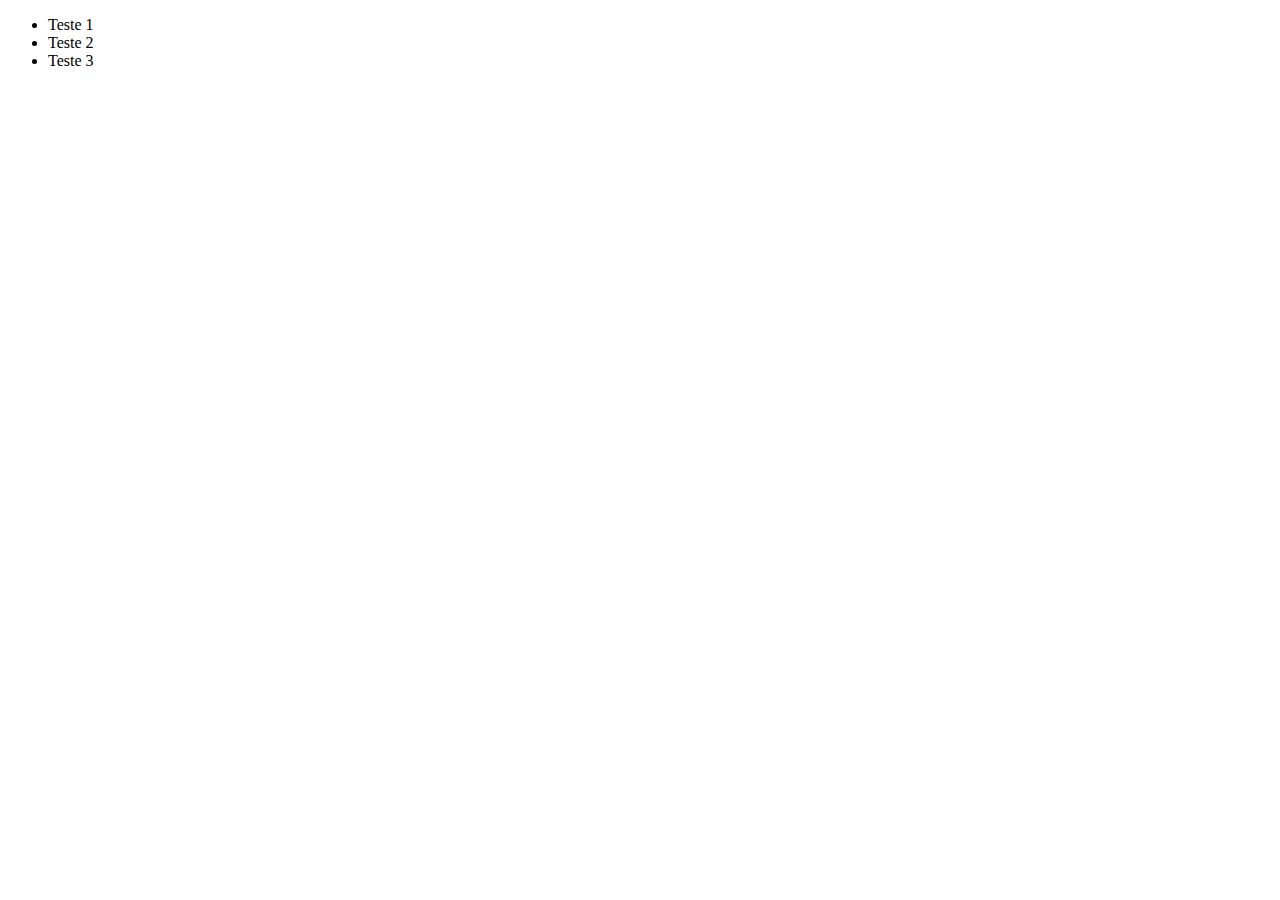
<file: Array e Iteração/index.html>
<!DOCTYPE html>
<html lang="en">

<head>
  <meta charset="UTF-8">
  <meta name="viewport" content="width=device-width, initial-scale=1.0">
  <title>Document</title>
</head>

<body>
  <ul>
    <li>Teste 1</li>
    <li>Teste 2</li>
    <li>Teste 3</li>
  </ul>
  <script src="script.js"></script>
</body>

</html>
</file>
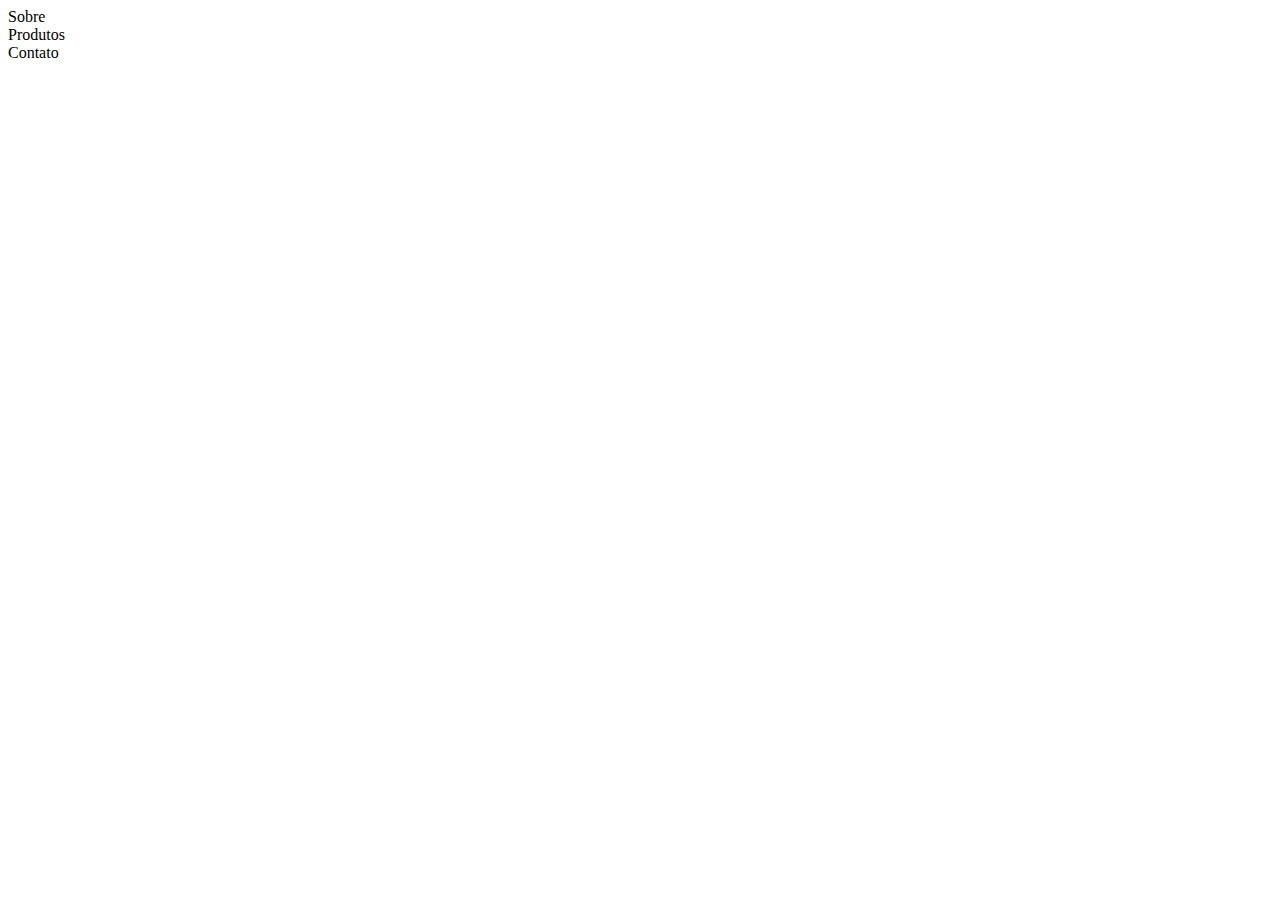
<file: Array/index.html>
<!DOCTYPE html>
<html lang="en">

<head>
  <meta charset="UTF-8">
  <meta name="viewport" content="width=device-width, initial-scale=1.0">
  <title>Document</title>
</head>

<body>
  <section>
    <div>Sobre</div>
    <div>Produtos</div>
    <div>Contato</div>
  </section>
  <script src="exercicio.js"></script>
</body>

</html>
</file>
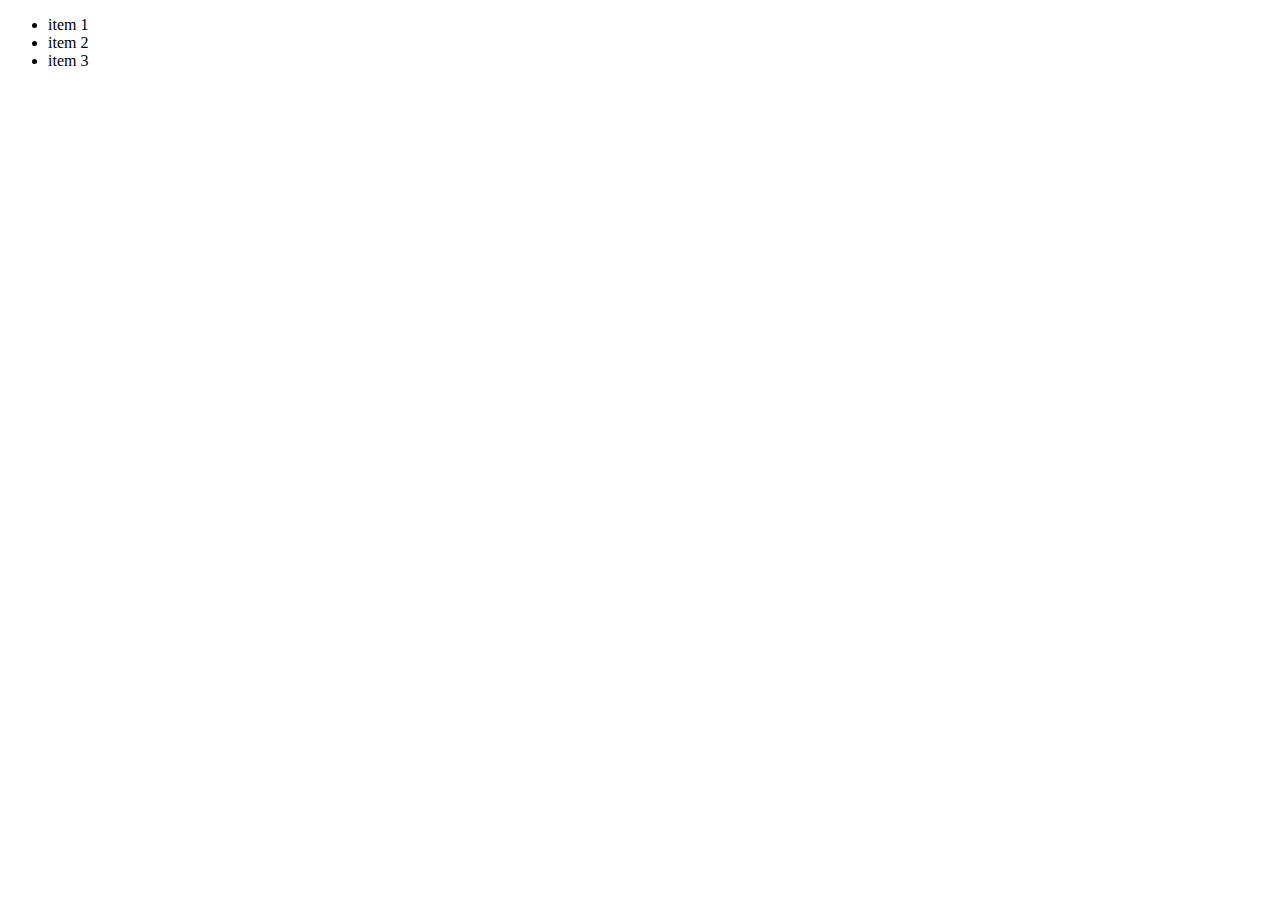
<file: Constructor Function/index.html>
<!DOCTYPE html>
<html lang="en">

<head>
  <meta charset="UTF-8">
  <meta name="viewport" content="width=device-width, initial-scale=1.0">
  <title>Constructor Function</title>
</head>

<body>
  <ul>
    <li>item 1</li>
    <li>item 2</li>
    <li>item 3</li>
  </ul>
  <script src="exercicio.js"></script>
</body>

</html>
</file>
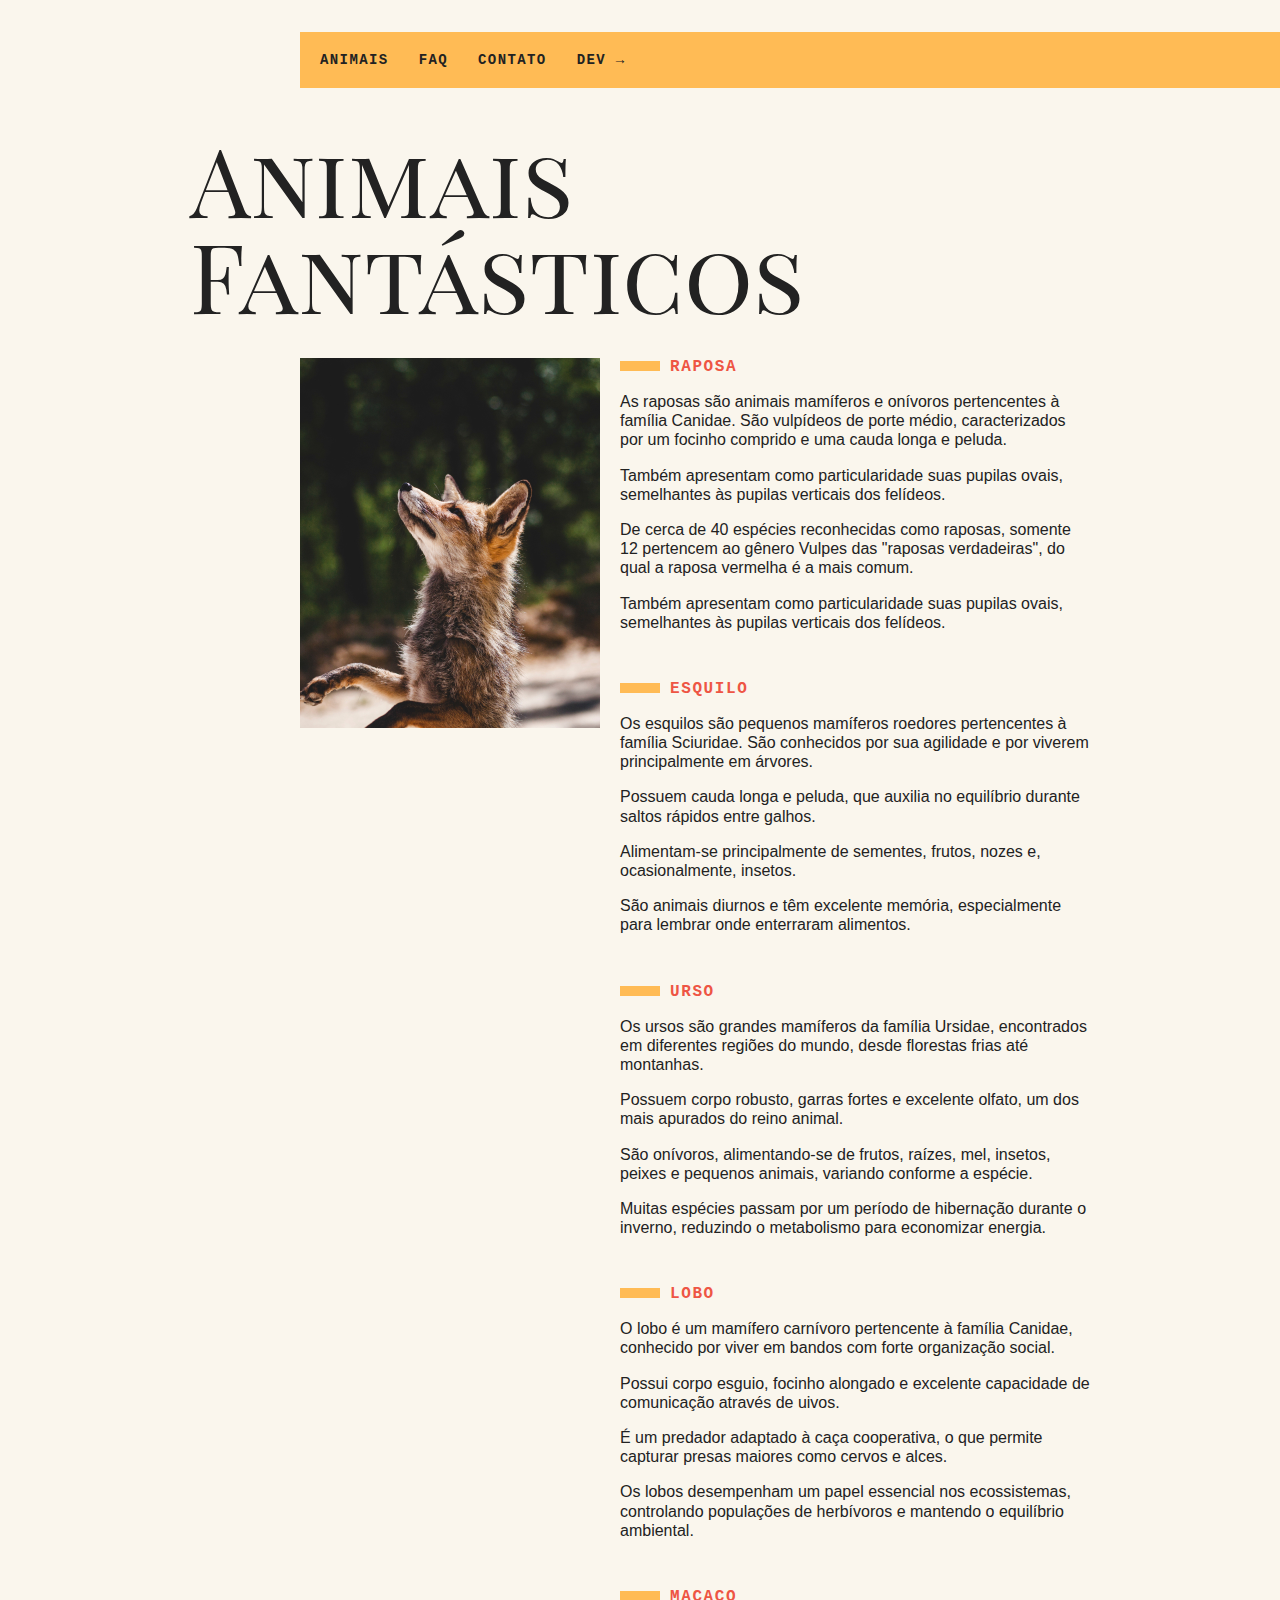
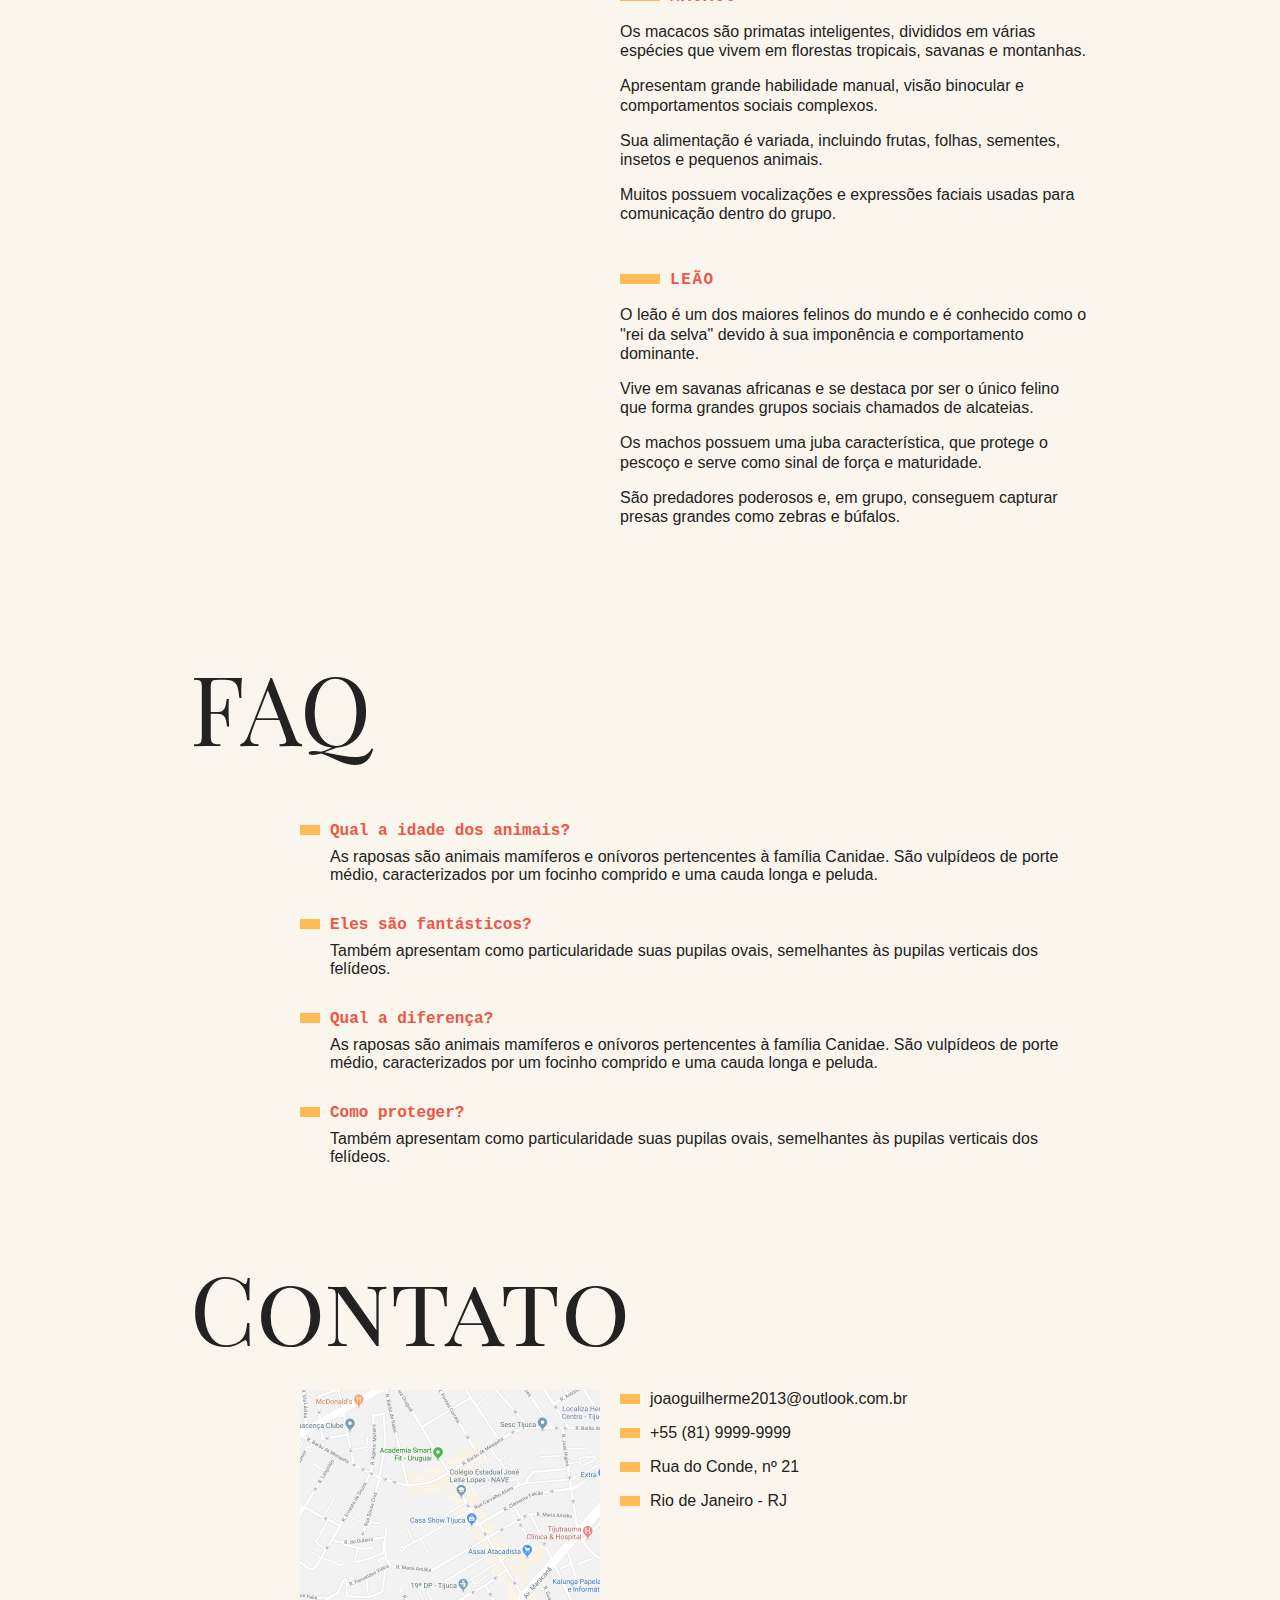
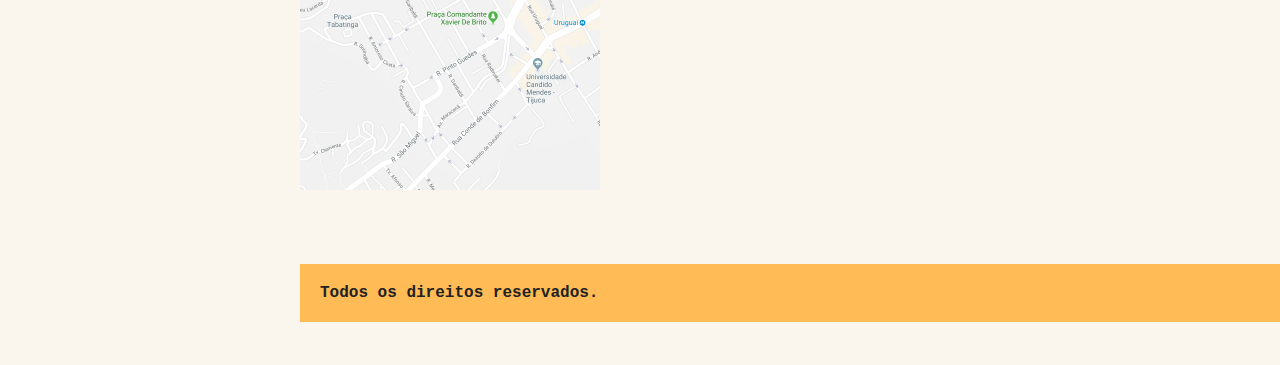
<file: Eventos/index.html>
<!DOCTYPE html>
<html>

<head>
  <meta charset="utf-8" />
  <meta http-equiv="X-UA-Compatible" content="IE=edge">
  <title>Eventos</title>
  <meta name="viewport" content="width=device-width, initial-scale=1">
  <link href="https://fonts.googleapis.com/css?family=Playfair+Display+SC" rel="stylesheet">
  <link rel="stylesheet" type="text/css" href="/Seleção de Elementos/css/style.css">
</head>

<body>
  <nav class="menu">
    <ul>
      <li><a href="#animais">Animais</a></li>
      <li><a href="#faq">Faq</a></li>
      <li><a href="#contato">Contato</a></li>
      <li><a href="https://github.com/JojiIto">Dev →</a></li>
    </ul>
  </nav>
  <section class="grid-section animais" id="animais">
    <h1 class="titulo">Animais Fantásticos</h1>
    <ul class="animais-lista">
      <li>
        <img src="./img/imagem1.jpg">
      </li>
      <li>
        <img src="./img/imagem2.jpg">
      </li>
      <li>
        <img src="./img/imagem3.jpg">
      </li>
      <li>
        <img src="./img/imagem4.jpg">
      </li>
      <li>
        <img src="./img/imagem5.jpg">
      </li>
      <li>
        <img src="./img/imagem6.jpg">
      </li>
    </ul>
    <div class="animais-descricao">
      <section>
        <h2>Raposa</h2>
        <p>As raposas são animais mamíferos e onívoros pertencentes à família Canidae. São vulpídeos de porte médio, caracterizados
          por um focinho comprido e uma cauda longa e peluda.</p>
        <p>Também apresentam como particularidade suas pupilas ovais, semelhantes às pupilas verticais dos felídeos.</p>
        <p>De cerca de 40 espécies reconhecidas como raposas, somente 12 pertencem ao gênero Vulpes das "raposas verdadeiras", do
          qual a raposa vermelha é a mais comum.</p>
        <p>Também apresentam como particularidade suas pupilas ovais, semelhantes às pupilas verticais dos felídeos.</p>
      </section>

      <section>
        <h2>Esquilo</h2>
        <p>Os esquilos são pequenos mamíferos roedores pertencentes à família Sciuridae. São conhecidos por sua agilidade e por viverem principalmente em árvores.</p>
        <p>Possuem cauda longa e peluda, que auxilia no equilíbrio durante saltos rápidos entre galhos.</p>
        <p>Alimentam-se principalmente de sementes, frutos, nozes e, ocasionalmente, insetos.</p>
        <p>São animais diurnos e têm excelente memória, especialmente para lembrar onde enterraram alimentos.</p>
      </section>

      <section>
        <h2>Urso</h2>
        <p>Os ursos são grandes mamíferos da família Ursidae, encontrados em diferentes regiões do mundo, desde florestas frias até montanhas.</p>
        <p>Possuem corpo robusto, garras fortes e excelente olfato, um dos mais apurados do reino animal.</p>
        <p>São onívoros, alimentando-se de frutos, raízes, mel, insetos, peixes e pequenos animais, variando conforme a espécie.</p>
        <p>Muitas espécies passam por um período de hibernação durante o inverno, reduzindo o metabolismo para economizar energia.</p>
      </section>

      <section>
        <h2>Lobo</h2>
        <p>O lobo é um mamífero carnívoro pertencente à família Canidae, conhecido por viver em bandos com forte organização social.</p>
        <p>Possui corpo esguio, focinho alongado e excelente capacidade de comunicação através de uivos.</p>
        <p>É um predador adaptado à caça cooperativa, o que permite capturar presas maiores como cervos e alces.</p>
        <p>Os lobos desempenham um papel essencial nos ecossistemas, controlando populações de herbívoros e mantendo o equilíbrio ambiental.</p>
      </section>

      <section>
        <h2>Macaco</h2>
        <p>Os macacos são primatas inteligentes, divididos em várias espécies que vivem em florestas tropicais, savanas e montanhas.</p>
        <p>Apresentam grande habilidade manual, visão binocular e comportamentos sociais complexos.</p>
        <p>Sua alimentação é variada, incluindo frutas, folhas, sementes, insetos e pequenos animais.</p>
        <p>Muitos possuem vocalizações e expressões faciais usadas para comunicação dentro do grupo.</p>
      </section>

      <section>
        <h2>Leão</h2>
        <p>O leão é um dos maiores felinos do mundo e é conhecido como o "rei da selva" devido à sua imponência e comportamento dominante.</p>
        <p>Vive em savanas africanas e se destaca por ser o único felino que forma grandes grupos sociais chamados de alcateias.</p>
        <p>Os machos possuem uma juba característica, que protege o pescoço e serve como sinal de força e maturidade.</p>
        <p>São predadores poderosos e, em grupo, conseguem capturar presas grandes como zebras e búfalos.</p>
      </section>

    </div>
  </section>

  <section class="grid-section faq" id="faq">
    <h1 class="titulo">FAQ</h1>
    <dl class="faq-lista">
      <dt>Qual a idade dos animais?</dt>
      <dd>As raposas são animais mamíferos e onívoros pertencentes à família Canidae. São vulpídeos de porte médio, caracterizados por um focinho comprido e uma cauda longa e peluda.</dd>
      <dt>Eles são fantásticos?</dt>
      <dd>Também apresentam como particularidade suas pupilas ovais, semelhantes às pupilas verticais dos felídeos.</dd>
      <dt>Qual a diferença?</dt>
      <dd>As raposas são animais mamíferos e onívoros pertencentes à família Canidae. São vulpídeos de porte médio, caracterizados por um focinho comprido e uma cauda longa e peluda.</dd>
      <dt>Como proteger?</dt>
      <dd>Também apresentam como particularidade suas pupilas ovais, semelhantes às pupilas verticais dos felídeos.</dd>
    </dl>
  </section>

  <section class="grid-section contato" id="contato">
    <h1 class="titulo">Contato</h1>
    <div class="mapa">
      <img src="./img/mapa.png">
    </div>
    <ul class="dados">
      <li>joaoguilherme2013@outlook.com.br</li>
      <li>+55 (81) 9999-9999</li>
      <li>Rua do Conde, nº 21</li>
      <li>Rio de Janeiro - RJ</li>
    </ul>
  </section>

  <footer class="copy">
    <p>Todos os direitos reservados.</p>
  </footer>

  <script src="./exercicio.js"></script>

</body>

</html>
</file>
<file: Seleção de Elementos/css/style.css>
body,
h1,
h2,
ul,
li,
p,
dd,
dt,
dl {
  margin: 0px;
  padding: 0px;
}

img {
  display: block;
  max-width: 100%;
}

ul {
  list-style: none;
}

body {
  background: #faf6ed;
  color: #222;
  -webkit-font-smoothing: antialiased;
  display: grid;
  grid-template-columns: 1fr 120px minmax(300px, 800px) 1fr;
}

.menu {
  grid-column: 3 / 5;
  margin-top: 2rem;
  margin-bottom: 2rem;
  background: #fb5;
}

.menu ul {
  display: flex;
  flex-wrap: wrap;
  padding: 10px;
}

.menu li a {
  display: block;
  padding: 10px;
  margin-right: 10px;
  color: #222;
  text-decoration: none;
  font-family: "IBM Plex Mono", monospace;
  font-weight: bold;
  text-transform: uppercase;
  font-size: 0.875rem;
  letter-spacing: 0.1em;
}

.grid-section {
  grid-column: 2 / 4;
  width: 100%;
  box-sizing: border-box;
  padding: 10px;
  display: grid;
  grid-template-columns: 90px 300px 1fr;
  grid-gap: 20px;
  margin-bottom: 4rem;
}

.titulo {
  font-family: "Playfair Display SC", georgia;
  font-size: 6rem;
  line-height: 1;
  font-weight: 400;
  margin-bottom: 1rem;
  grid-column: 1 / 4;
}

.animais h2 {
  font-family: "IBM Plex Mono", monospace;
  font-size: 1rem;
  text-transform: uppercase;
  letter-spacing: 0.1em;
  margin-bottom: 1rem;
  color: #e54;
}

.animais h2::before {
  content: "";
  display: inline-block;
  width: 40px;
  height: 10px;
  margin-right: 10px;
  background: #fb5;
}

.animais p {
  font-family: Helvetica, Arial;
  line-height: 1.2;
  margin-bottom: 1rem;
}

.animais-lista {
  height: 370px;
  overflow-y: scroll;
  grid-column: 2;
}

.animais-lista::-webkit-scrollbar {
  width: 18px;
}

.animais-lista::-webkit-scrollbar-thumb {
  background: #fb5;
  border-left: 4px solid #faf6ed;
  border-right: 4px solid #faf6ed;
}

.animais-lista::-webkit-scrollbar-track {
  background: #faf6ed;
}

.animais-descricao {
  grid-column: 3;
}

.animais-descricao section {
  margin-bottom: 3rem;
}

.faq-lista {
  grid-column: 2 / 4;
}

.faq-lista dt {
  font-family: "IBM Plex Mono", monospace;
  font-weight: bold;
  margin-top: 2rem;
  margin-bottom: 0.5rem;
  color: #e54;
}

.faq-lista dt::before {
  content: "";
  display: inline-block;
  width: 20px;
  height: 10px;
  margin-right: 10px;
  background: #fb5;
}

.faq-lista dd {
  font-family: Helvetica, Arial;
  margin-bottom: 0.5rem;
  margin-left: 30px;
}

.mapa {
  grid-column: 2;
}

.dados {
  grid-column: 3;
}

.dados li {
  margin-bottom: 1rem;
  font-family: Helvetica, Arial;
}

.dados li::before {
  content: "";
  display: inline-block;
  width: 20px;
  height: 10px;
  margin-right: 10px;
  background: #fb5;
}

.copy {
  grid-column: 3/5;
  margin-bottom: 2rem;
  background: #fb5;
}

.copy p {
  padding: 20px;
  font-family: "IBM Plex Mono", monospace;
  font-weight: bold;
}

@media (max-width: 700px) {
  body {
    grid-template-columns: 1fr;
  }
  .menu,
  .grid-section,
  .copy {
    grid-column: 1;
  }
  .grid-section {
    grid-template-columns: 100px 1fr;
    grid-gap: 10px;
  }
  .animais-lista {
    grid-column: 1;
  }
  .faq-lista,
  .dados,
  .mapa {
    grid-column: 1 / 3;
  }
  .grid-section h1 {
    font-size: 3rem;
  }
  .menu {
    margin-top: 0px;
  }
  .copy {
    margin-bottom: 0px;
  }
}
</file>
